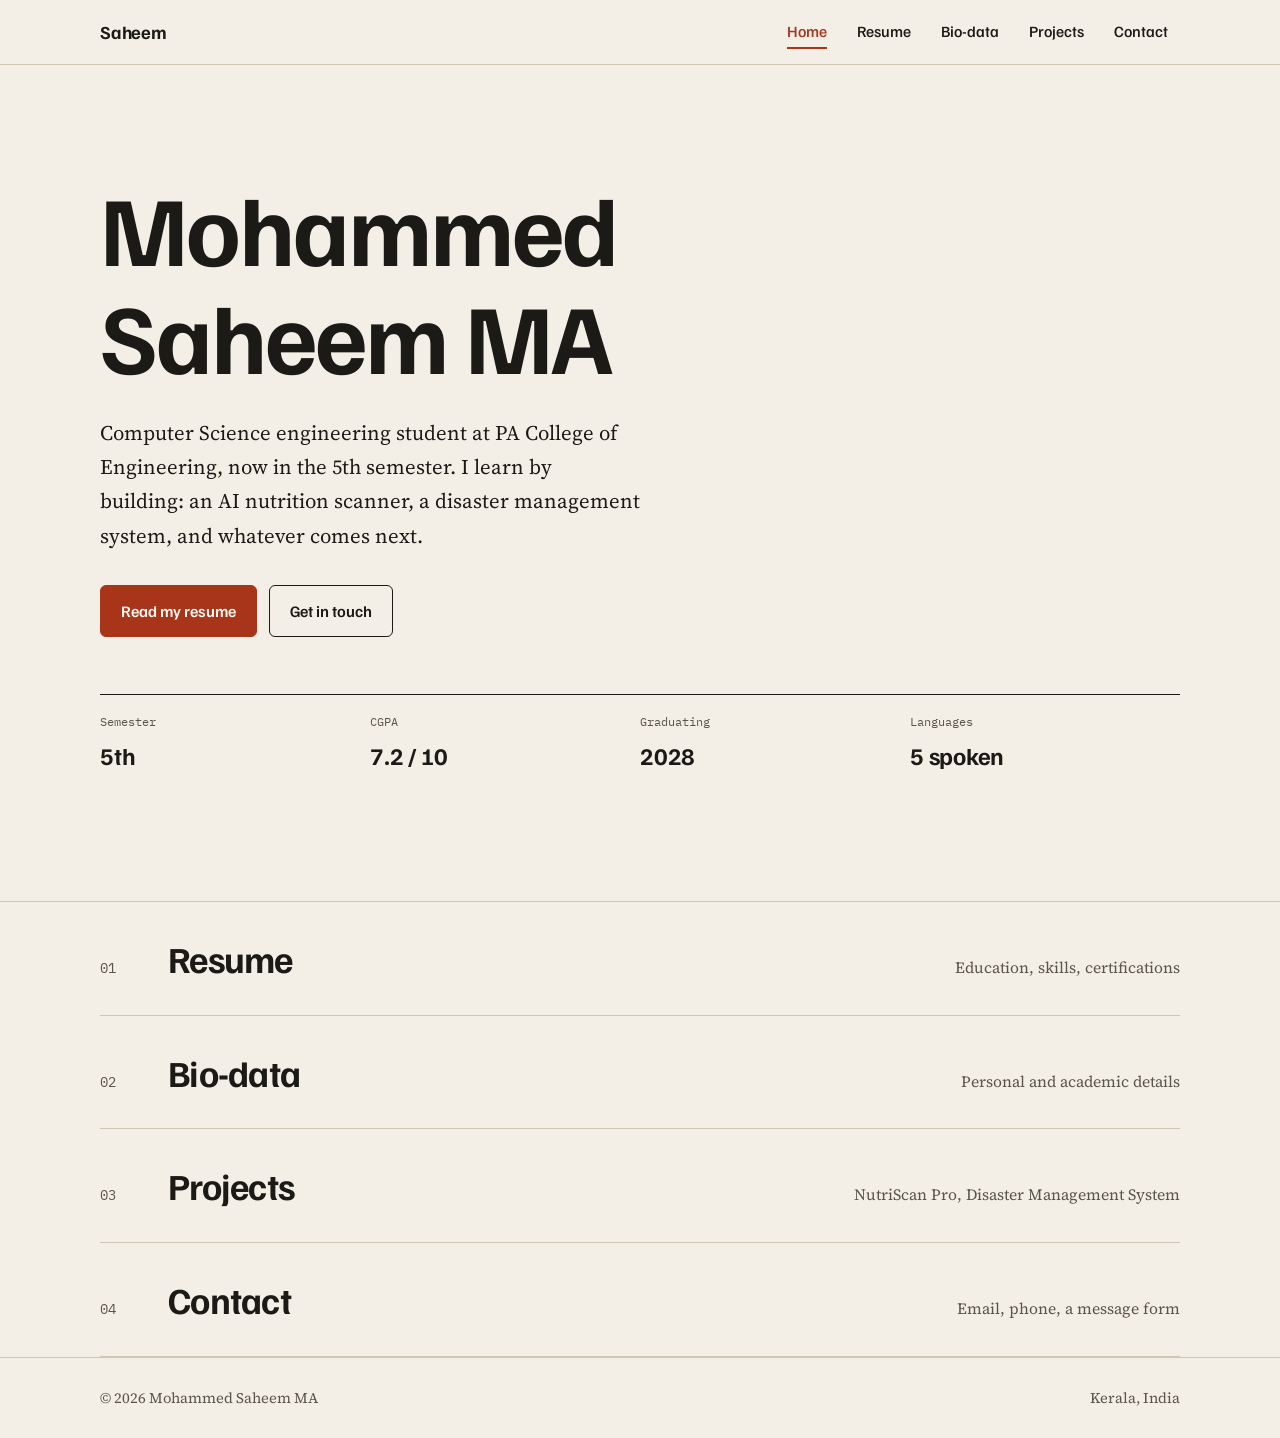
<file: index.html>
<!doctype html>
<html lang="en" class="no-js">
<head>
  <meta charset="utf-8">
  <meta name="viewport" content="width=device-width, initial-scale=1">
  <title>Mohammed Saheem MA — Computer Science student</title>
  <meta name="description" content="Portfolio, resume and bio-data of Mohammed Saheem MA, a Computer Science engineering student at PA College of Engineering, Kerala.">
  <link rel="preconnect" href="https://fonts.googleapis.com">
  <link rel="preconnect" href="https://fonts.gstatic.com" crossorigin>
  <link href="https://fonts.googleapis.com/css2?family=Familjen+Grotesk:wght@500;600;700&family=IBM+Plex+Mono:wght@400;500&family=Source+Serif+4:ital,opsz,wght@0,8..60,400;0,8..60,600;1,8..60,400&display=swap" rel="stylesheet">
  <link rel="stylesheet" href="css/style.css">
</head>
<body>
  <a class="skip" href="#main">Skip to content</a>

  <header class="site-header">
    <div class="wrap">
      <a class="brand" href="index.html">Saheem</a>
      <button class="menu-btn" aria-expanded="false" aria-controls="site-nav">Menu</button>
      <nav class="nav" id="site-nav" aria-label="Main">
        <ul>
          <li><a href="index.html" aria-current="page">Home</a></li>
          <li><a href="resume.html">Resume</a></li>
          <li><a href="biodata.html">Bio-data</a></li>
          <li><a href="projects.html">Projects</a></li>
          <li><a href="contact.html">Contact</a></li>
        </ul>
      </nav>
    </div>
  </header>

  <main id="main">
    <section class="hero">
      <div class="wrap">
        <div>
          <h1 class="enter"><span>Mohammed</span><span>Saheem MA</span></h1>
          <p class="lede enter">Computer Science engineering student at PA College of Engineering, now in the 5th semester. I learn by building: an AI nutrition scanner, a disaster management system, and whatever comes next.</p>
          <div class="actions enter">
            <a class="btn primary" href="resume.html">Read my resume</a>
            <a class="btn" href="contact.html">Get in touch</a>
          </div>
        </div>
        <dl class="facts enter" aria-label="At a glance">
          <div><dt>Semester</dt><dd>5th</dd></div>
          <div><dt>CGPA</dt><dd>7.2 / 10</dd></div>
          <div><dt>Graduating</dt><dd>2028</dd></div>
          <div><dt>Languages</dt><dd>5 spoken</dd></div>
        </dl>
      </div>
    </section>

    <section class="signposts" aria-label="Pages">
      <div class="wrap">
        <ol>
          <li class="reveal"><a href="resume.html"><span class="num">01</span><span class="title">Resume</span><span class="what">Education, skills, certifications</span></a></li>
          <li class="reveal"><a href="biodata.html"><span class="num">02</span><span class="title">Bio-data</span><span class="what">Personal and academic details</span></a></li>
          <li class="reveal"><a href="projects.html"><span class="num">03</span><span class="title">Projects</span><span class="what">NutriScan Pro, Disaster Management System</span></a></li>
          <li class="reveal"><a href="contact.html"><span class="num">04</span><span class="title">Contact</span><span class="what">Email, phone, a message form</span></a></li>
        </ol>
      </div>
    </section>
  </main>

  <footer class="site-footer">
    <div class="wrap">
      <span>© 2026 Mohammed Saheem MA</span>
      <span>Kerala, India</span>
    </div>
  </footer>

  <script src="https://code.jquery.com/jquery-3.7.1.min.js" integrity="sha256-/JqT3SQfawRcv/BIHPThkBvs0OEvtFFmqPF/lYI/Cxo=" crossorigin="anonymous"></script>
  <script src="js/main.js"></script>
</body>
</html>
</file>
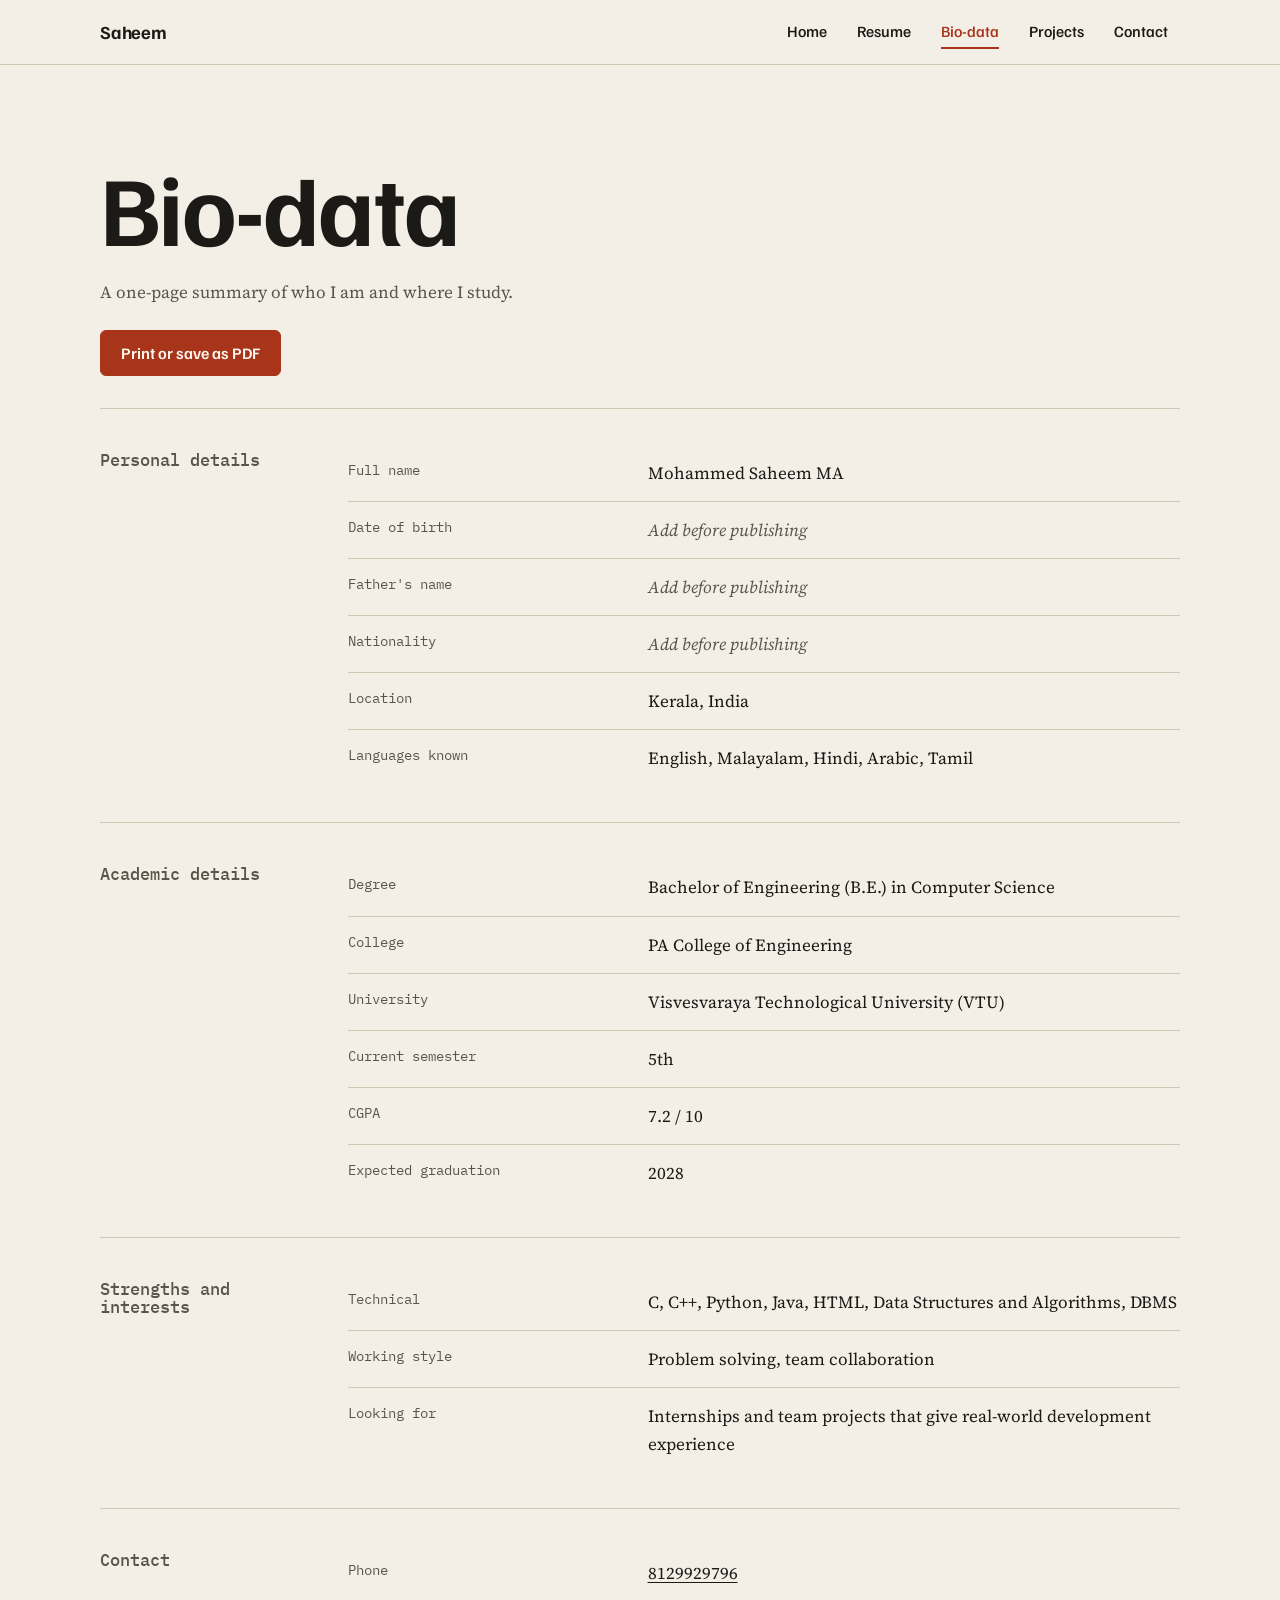
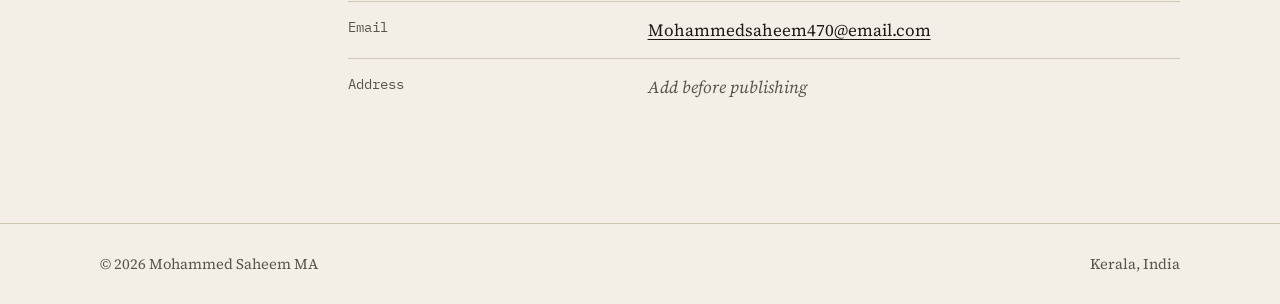
<file: biodata.html>
<!doctype html>
<html lang="en" class="no-js">
<head>
  <meta charset="utf-8">
  <meta name="viewport" content="width=device-width, initial-scale=1">
  <title>Bio-data — Mohammed Saheem MA</title>
  <meta name="description" content="Bio-data of Mohammed Saheem MA: personal, academic and contact details.">
  <link rel="preconnect" href="https://fonts.googleapis.com">
  <link rel="preconnect" href="https://fonts.gstatic.com" crossorigin>
  <link href="https://fonts.googleapis.com/css2?family=Familjen+Grotesk:wght@500;600;700&family=IBM+Plex+Mono:wght@400;500&family=Source+Serif+4:ital,opsz,wght@0,8..60,400;0,8..60,600;1,8..60,400&display=swap" rel="stylesheet">
  <link rel="stylesheet" href="css/style.css">
</head>
<body>
  <a class="skip" href="#main">Skip to content</a>

  <header class="site-header">
    <div class="wrap">
      <a class="brand" href="index.html">Saheem</a>
      <button class="menu-btn" aria-expanded="false" aria-controls="site-nav">Menu</button>
      <nav class="nav" id="site-nav" aria-label="Main">
        <ul>
          <li><a href="index.html">Home</a></li>
          <li><a href="resume.html">Resume</a></li>
          <li><a href="biodata.html" aria-current="page">Bio-data</a></li>
          <li><a href="projects.html">Projects</a></li>
          <li><a href="contact.html">Contact</a></li>
        </ul>
      </nav>
    </div>
  </header>

  <main id="main">
    <div class="wrap">
      <div class="page-head">
        <h1 class="enter">Bio-data</h1>
        <p class="enter">A one-page summary of who I am and where I study.</p>
        <div class="actions enter" style="margin-top:24px">
          <button class="btn primary" type="button" data-print>Print or save as PDF</button>
        </div>
      </div>

      <section class="section reveal" aria-labelledby="personal">
        <h2 id="personal">Personal details</h2>
        <table class="bio">
          <tbody>
            <tr><th scope="row">Full name</th><td>Mohammed Saheem MA</td></tr>
            <tr><th scope="row">Date of birth</th><td class="todo">Add before publishing</td></tr>
            <tr><th scope="row">Father's name</th><td class="todo">Add before publishing</td></tr>
            <tr><th scope="row">Nationality</th><td class="todo">Add before publishing</td></tr>
            <tr><th scope="row">Location</th><td>Kerala, India</td></tr>
            <tr><th scope="row">Languages known</th><td>English, Malayalam, Hindi, Arabic, Tamil</td></tr>
          </tbody>
        </table>
      </section>

      <section class="section reveal" aria-labelledby="academic">
        <h2 id="academic">Academic details</h2>
        <table class="bio">
          <tbody>
            <tr><th scope="row">Degree</th><td>Bachelor of Engineering (B.E.) in Computer Science</td></tr>
            <tr><th scope="row">College</th><td>PA College of Engineering</td></tr>
            <tr><th scope="row">University</th><td>Visvesvaraya Technological University (VTU)</td></tr>
            <tr><th scope="row">Current semester</th><td>5th</td></tr>
            <tr><th scope="row">CGPA</th><td>7.2 / 10</td></tr>
            <tr><th scope="row">Expected graduation</th><td>2028</td></tr>
          </tbody>
        </table>
      </section>

      <section class="section reveal" aria-labelledby="interests">
        <h2 id="interests">Strengths and interests</h2>
        <table class="bio">
          <tbody>
            <tr><th scope="row">Technical</th><td>C, C++, Python, Java, HTML, Data Structures and Algorithms, DBMS</td></tr>
            <tr><th scope="row">Working style</th><td>Problem solving, team collaboration</td></tr>
            <tr><th scope="row">Looking for</th><td>Internships and team projects that give real-world development experience</td></tr>
          </tbody>
        </table>
      </section>

      <section class="section reveal" aria-labelledby="reach" style="margin-bottom:72px">
        <h2 id="reach">Contact</h2>
        <table class="bio">
          <tbody>
            <tr><th scope="row">Phone</th><td><a href="tel:+918129929796">8129929796</a></td></tr>
            <tr><th scope="row">Email</th><td><a href="mailto:Mohammedsaheem470@email.com">Mohammedsaheem470@email.com</a></td></tr>
            <tr><th scope="row">Address</th><td class="todo">Add before publishing</td></tr>
          </tbody>
        </table>
      </section>
    </div>
  </main>

  <footer class="site-footer">
    <div class="wrap">
      <span>© 2026 Mohammed Saheem MA</span>
      <span>Kerala, India</span>
    </div>
  </footer>

  <script src="https://code.jquery.com/jquery-3.7.1.min.js" integrity="sha256-/JqT3SQfawRcv/BIHPThkBvs0OEvtFFmqPF/lYI/Cxo=" crossorigin="anonymous"></script>
  <script src="js/main.js"></script>
</body>
</html>
</file>
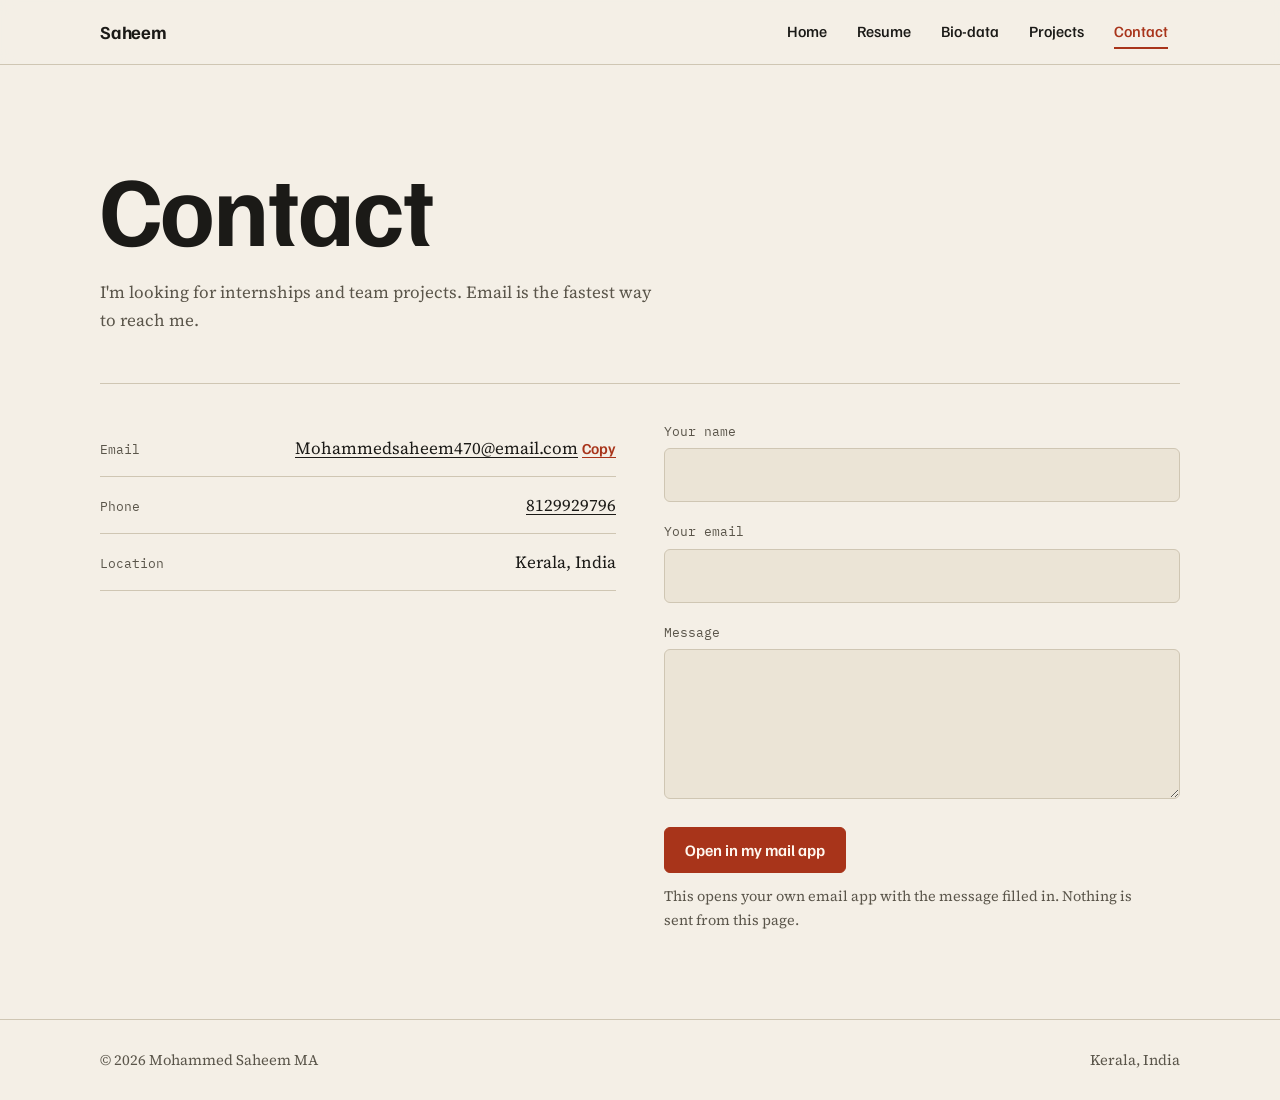
<file: contact.html>
<!doctype html>
<html lang="en" class="no-js">
<head>
  <meta charset="utf-8">
  <meta name="viewport" content="width=device-width, initial-scale=1">
  <title>Contact — Mohammed Saheem MA</title>
  <meta name="description" content="Contact Mohammed Saheem MA by email, phone, or the message form.">
  <link rel="preconnect" href="https://fonts.googleapis.com">
  <link rel="preconnect" href="https://fonts.gstatic.com" crossorigin>
  <link href="https://fonts.googleapis.com/css2?family=Familjen+Grotesk:wght@500;600;700&family=IBM+Plex+Mono:wght@400;500&family=Source+Serif+4:ital,opsz,wght@0,8..60,400;0,8..60,600;1,8..60,400&display=swap" rel="stylesheet">
  <link rel="stylesheet" href="css/style.css">
</head>
<body>
  <a class="skip" href="#main">Skip to content</a>

  <header class="site-header">
    <div class="wrap">
      <a class="brand" href="index.html">Saheem</a>
      <button class="menu-btn" aria-expanded="false" aria-controls="site-nav">Menu</button>
      <nav class="nav" id="site-nav" aria-label="Main">
        <ul>
          <li><a href="index.html">Home</a></li>
          <li><a href="resume.html">Resume</a></li>
          <li><a href="biodata.html">Bio-data</a></li>
          <li><a href="projects.html">Projects</a></li>
          <li><a href="contact.html" aria-current="page">Contact</a></li>
        </ul>
      </nav>
    </div>
  </header>

  <main id="main">
    <div class="wrap">
      <div class="page-head">
        <h1 class="enter">Contact</h1>
        <p class="enter">I'm looking for internships and team projects. Email is the fastest way to reach me.</p>
      </div>

      <div class="contact-grid">
        <ul class="contact-list reveal">
          <li><span class="k">Email</span><span><a href="mailto:Mohammedsaheem470@email.com">Mohammedsaheem470@email.com</a> <button class="copy" type="button" data-copy="Mohammedsaheem470@email.com">Copy</button></span></li>
          <li><span class="k">Phone</span><a href="tel:+918129929796">8129929796</a></li>
          <li><span class="k">Location</span><span>Kerala, India</span></li>
        </ul>

        <form id="contact-form" class="reveal" data-to="Mohammedsaheem470@email.com">
          <label for="c-name">Your name</label>
          <input id="c-name" name="name" type="text" autocomplete="name" required>
          <label for="c-email">Your email</label>
          <input id="c-email" name="email" type="email" autocomplete="email">
          <label for="c-msg">Message</label>
          <textarea id="c-msg" name="message" required></textarea>
          <button class="btn primary" type="submit">Open in my mail app</button>
          <p class="hint">This opens your own email app with the message filled in. Nothing is sent from this page.</p>
        </form>
      </div>
    </div>
  </main>

  <footer class="site-footer">
    <div class="wrap">
      <span>© 2026 Mohammed Saheem MA</span>
      <span>Kerala, India</span>
    </div>
  </footer>

  <script src="https://code.jquery.com/jquery-3.7.1.min.js" integrity="sha256-/JqT3SQfawRcv/BIHPThkBvs0OEvtFFmqPF/lYI/Cxo=" crossorigin="anonymous"></script>
  <script src="js/main.js"></script>
</body>
</html>
</file>
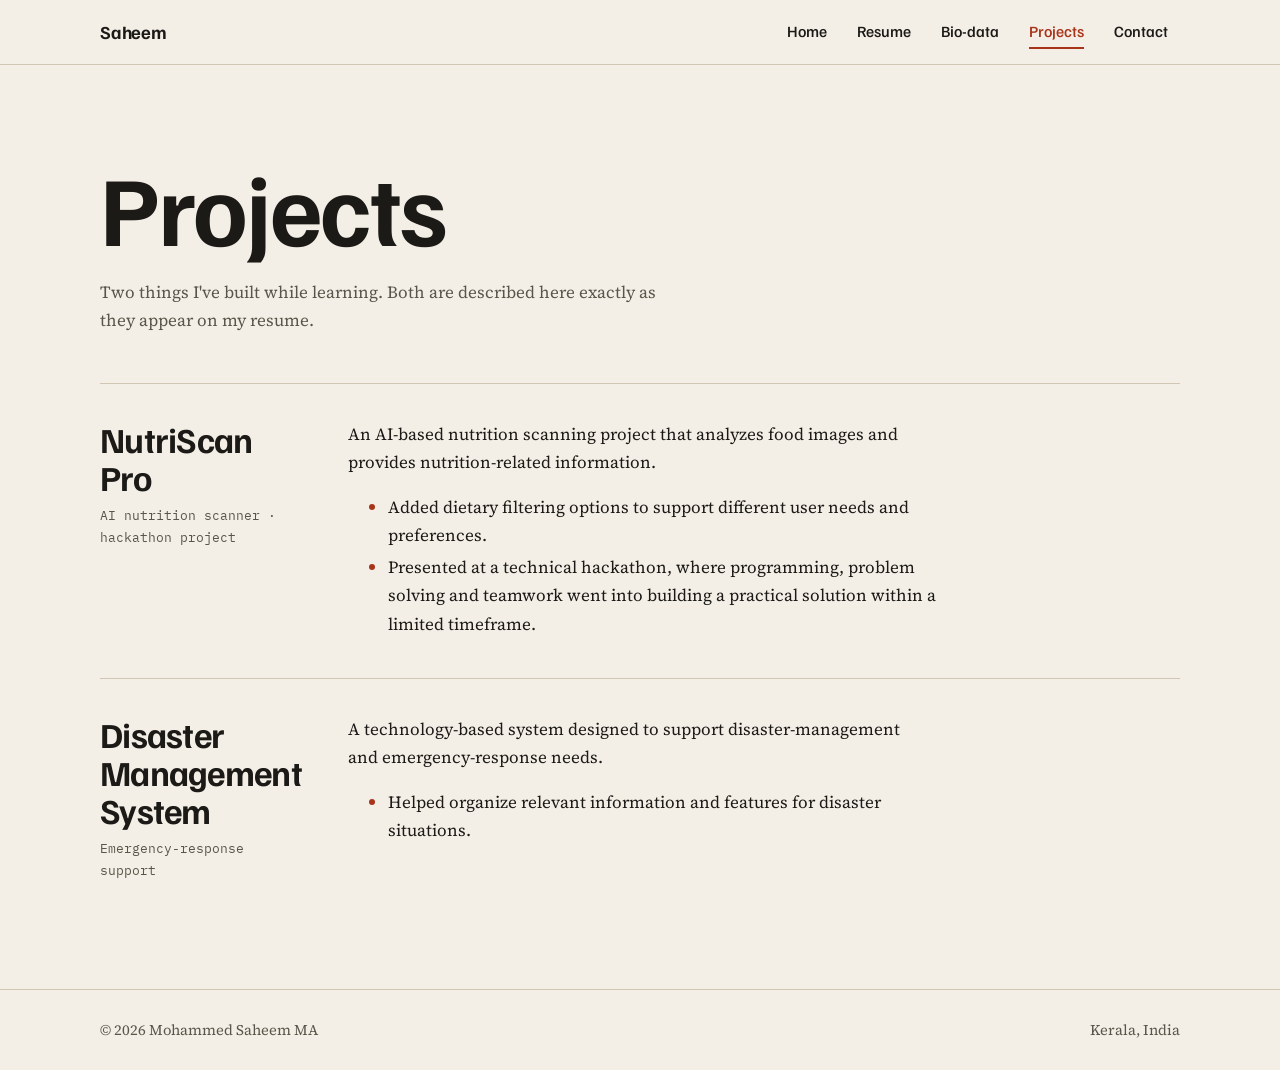
<file: projects.html>
<!doctype html>
<html lang="en" class="no-js">
<head>
  <meta charset="utf-8">
  <meta name="viewport" content="width=device-width, initial-scale=1">
  <title>Projects — Mohammed Saheem MA</title>
  <meta name="description" content="Projects by Mohammed Saheem MA: NutriScan Pro, an AI nutrition scanner, and a Disaster Management System.">
  <link rel="preconnect" href="https://fonts.googleapis.com">
  <link rel="preconnect" href="https://fonts.gstatic.com" crossorigin>
  <link href="https://fonts.googleapis.com/css2?family=Familjen+Grotesk:wght@500;600;700&family=IBM+Plex+Mono:wght@400;500&family=Source+Serif+4:ital,opsz,wght@0,8..60,400;0,8..60,600;1,8..60,400&display=swap" rel="stylesheet">
  <link rel="stylesheet" href="css/style.css">
</head>
<body>
  <a class="skip" href="#main">Skip to content</a>

  <header class="site-header">
    <div class="wrap">
      <a class="brand" href="index.html">Saheem</a>
      <button class="menu-btn" aria-expanded="false" aria-controls="site-nav">Menu</button>
      <nav class="nav" id="site-nav" aria-label="Main">
        <ul>
          <li><a href="index.html">Home</a></li>
          <li><a href="resume.html">Resume</a></li>
          <li><a href="biodata.html">Bio-data</a></li>
          <li><a href="projects.html" aria-current="page">Projects</a></li>
          <li><a href="contact.html">Contact</a></li>
        </ul>
      </nav>
    </div>
  </header>

  <main id="main">
    <div class="wrap">
      <div class="page-head">
        <h1 class="enter">Projects</h1>
        <p class="enter">Two things I've built while learning. Both are described here exactly as they appear on my resume.</p>
      </div>

      <article class="project reveal">
        <div>
          <h2>NutriScan Pro</h2>
          <span class="tag">AI nutrition scanner · hackathon project</span>
        </div>
        <div>
          <p>An AI-based nutrition scanning project that analyzes food images and provides nutrition-related information.</p>
          <ul class="entry">
            <li>Added dietary filtering options to support different user needs and preferences.</li>
            <li>Presented at a technical hackathon, where programming, problem solving and teamwork went into building a practical solution within a limited timeframe.</li>
          </ul>
        </div>
      </article>

      <article class="project reveal" style="margin-bottom:72px">
        <div>
          <h2>Disaster Management System</h2>
          <span class="tag">Emergency-response support</span>
        </div>
        <div>
          <p>A technology-based system designed to support disaster-management and emergency-response needs.</p>
          <ul class="entry">
            <li>Helped organize relevant information and features for disaster situations.</li>
          </ul>
        </div>
      </article>
    </div>
  </main>

  <footer class="site-footer">
    <div class="wrap">
      <span>© 2026 Mohammed Saheem MA</span>
      <span>Kerala, India</span>
    </div>
  </footer>

  <script src="https://code.jquery.com/jquery-3.7.1.min.js" integrity="sha256-/JqT3SQfawRcv/BIHPThkBvs0OEvtFFmqPF/lYI/Cxo=" crossorigin="anonymous"></script>
  <script src="js/main.js"></script>
</body>
</html>
</file>
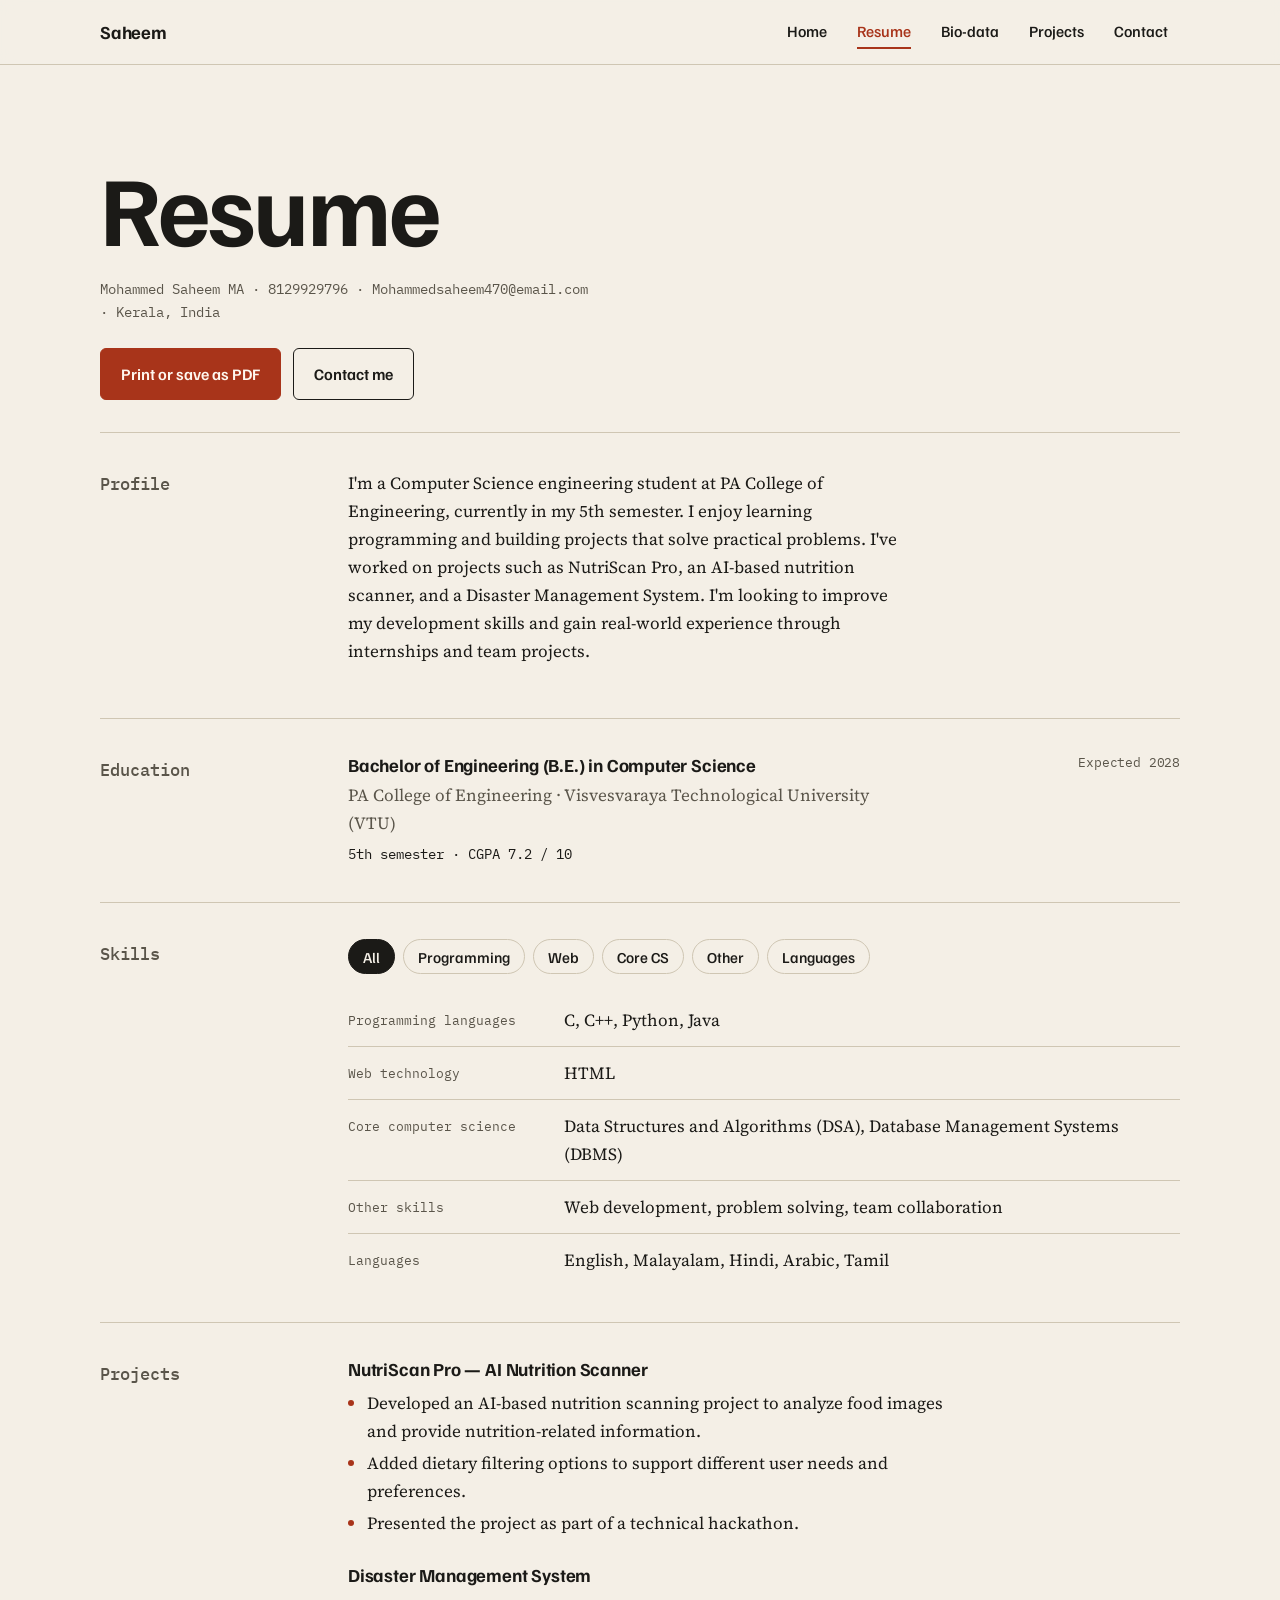
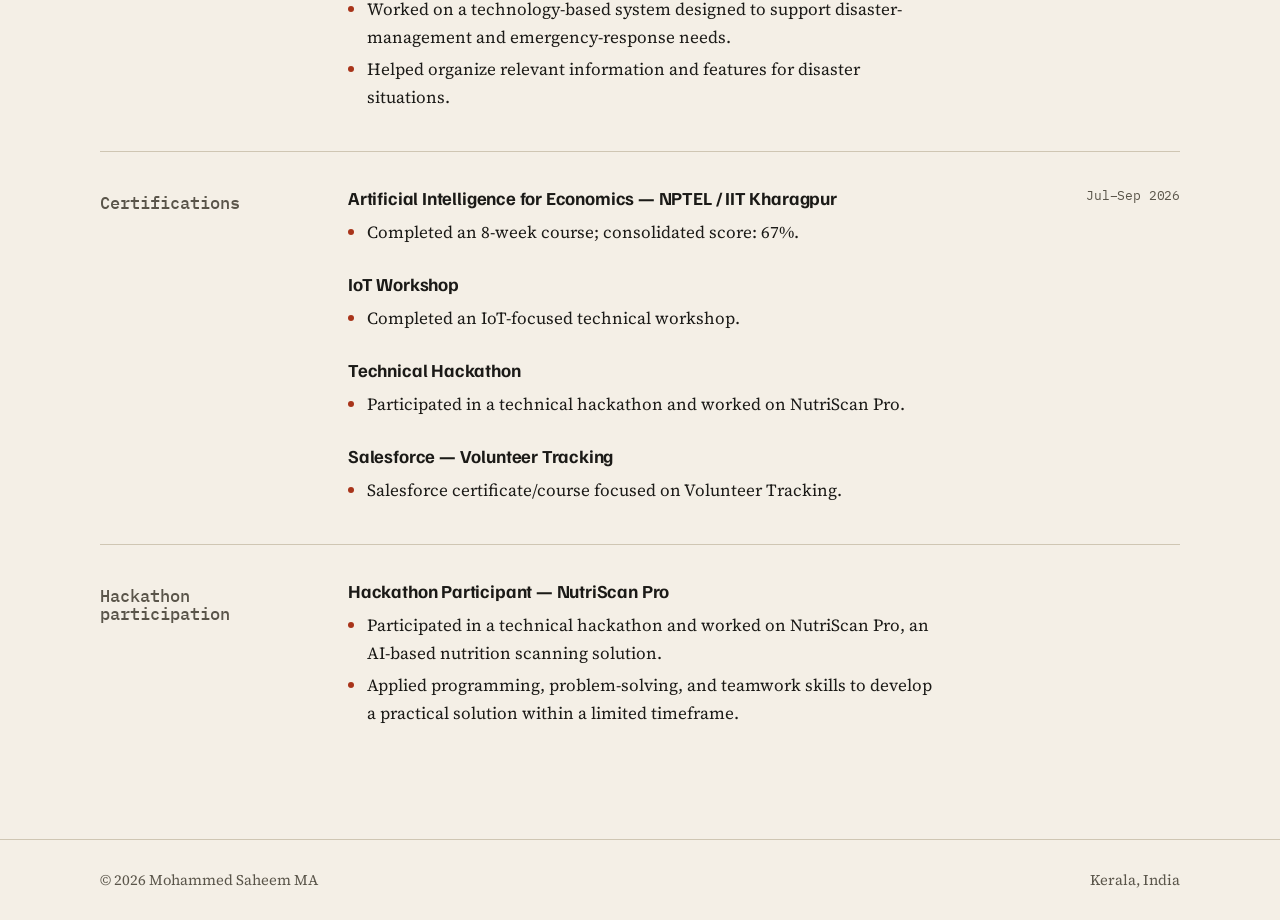
<file: resume.html>
<!doctype html>
<html lang="en" class="no-js">
<head>
  <meta charset="utf-8">
  <meta name="viewport" content="width=device-width, initial-scale=1">
  <title>Resume — Mohammed Saheem MA</title>
  <meta name="description" content="Resume of Mohammed Saheem MA: education, skills, projects, certifications and hackathon participation.">
  <link rel="preconnect" href="https://fonts.googleapis.com">
  <link rel="preconnect" href="https://fonts.gstatic.com" crossorigin>
  <link href="https://fonts.googleapis.com/css2?family=Familjen+Grotesk:wght@500;600;700&family=IBM+Plex+Mono:wght@400;500&family=Source+Serif+4:ital,opsz,wght@0,8..60,400;0,8..60,600;1,8..60,400&display=swap" rel="stylesheet">
  <link rel="stylesheet" href="css/style.css">
</head>
<body>
  <a class="skip" href="#main">Skip to content</a>

  <header class="site-header">
    <div class="wrap">
      <a class="brand" href="index.html">Saheem</a>
      <button class="menu-btn" aria-expanded="false" aria-controls="site-nav">Menu</button>
      <nav class="nav" id="site-nav" aria-label="Main">
        <ul>
          <li><a href="index.html">Home</a></li>
          <li><a href="resume.html" aria-current="page">Resume</a></li>
          <li><a href="biodata.html">Bio-data</a></li>
          <li><a href="projects.html">Projects</a></li>
          <li><a href="contact.html">Contact</a></li>
        </ul>
      </nav>
    </div>
  </header>

  <main id="main">
    <div class="wrap">
      <div class="page-head">
        <h1 class="enter">Resume</h1>
        <p class="enter mono">Mohammed Saheem MA · 8129929796 · Mohammedsaheem470@email.com · Kerala, India</p>
        <div class="actions enter" style="margin-top:24px">
          <button class="btn primary" type="button" data-print>Print or save as PDF</button>
          <a class="btn" href="contact.html">Contact me</a>
        </div>
      </div>

      <section class="section reveal" aria-labelledby="profile">
        <h2 id="profile">Profile</h2>
        <div>
          <p>I'm a Computer Science engineering student at PA College of Engineering, currently in my 5th semester. I enjoy learning programming and building projects that solve practical problems. I've worked on projects such as NutriScan Pro, an AI-based nutrition scanner, and a Disaster Management System. I'm looking to improve my development skills and gain real-world experience through internships and team projects.</p>
        </div>
      </section>

      <section class="section reveal" aria-labelledby="education">
        <h2 id="education">Education</h2>
        <div class="entry">
          <h3>Bachelor of Engineering (B.E.) in Computer Science <span class="meta">Expected 2028</span></h3>
          <p class="muted" style="margin:6px 0 0">PA College of Engineering · Visvesvaraya Technological University (VTU)</p>
          <p class="mono" style="margin:6px 0 0">5th semester · CGPA 7.2 / 10</p>
        </div>
      </section>

      <section class="section reveal" aria-labelledby="skills">
        <h2 id="skills">Skills</h2>
        <div>
          <div class="skill-tools" role="group" aria-label="Filter skills">
            <button class="chip" type="button" data-group="all" aria-pressed="true">All</button>
            <button class="chip" type="button" data-group="prog" aria-pressed="false">Programming</button>
            <button class="chip" type="button" data-group="web" aria-pressed="false">Web</button>
            <button class="chip" type="button" data-group="cs" aria-pressed="false">Core CS</button>
            <button class="chip" type="button" data-group="other" aria-pressed="false">Other</button>
            <button class="chip" type="button" data-group="lang" aria-pressed="false">Languages</button>
          </div>
          <ul class="skill-list">
            <li data-group="prog"><span class="k">Programming languages</span><span>C, C++, Python, Java</span></li>
            <li data-group="web"><span class="k">Web technology</span><span>HTML</span></li>
            <li data-group="cs"><span class="k">Core computer science</span><span>Data Structures and Algorithms (DSA), Database Management Systems (DBMS)</span></li>
            <li data-group="other"><span class="k">Other skills</span><span>Web development, problem solving, team collaboration</span></li>
            <li data-group="lang"><span class="k">Languages</span><span>English, Malayalam, Hindi, Arabic, Tamil</span></li>
          </ul>
        </div>
      </section>

      <section class="section reveal" aria-labelledby="projects">
        <h2 id="projects">Projects</h2>
        <div>
          <div class="entry">
            <h3>NutriScan Pro — AI Nutrition Scanner</h3>
            <ul>
              <li>Developed an AI-based nutrition scanning project to analyze food images and provide nutrition-related information.</li>
              <li>Added dietary filtering options to support different user needs and preferences.</li>
              <li>Presented the project as part of a technical hackathon.</li>
            </ul>
          </div>
          <div class="entry">
            <h3>Disaster Management System</h3>
            <ul>
              <li>Worked on a technology-based system designed to support disaster-management and emergency-response needs.</li>
              <li>Helped organize relevant information and features for disaster situations.</li>
            </ul>
          </div>
        </div>
      </section>

      <section class="section reveal" aria-labelledby="certs">
        <h2 id="certs">Certifications</h2>
        <div>
          <div class="entry">
            <h3>Artificial Intelligence for Economics — NPTEL / IIT Kharagpur <span class="meta">Jul–Sep 2026</span></h3>
            <ul><li>Completed an 8-week course; consolidated score: 67%.</li></ul>
          </div>
          <div class="entry">
            <h3>IoT Workshop</h3>
            <ul><li>Completed an IoT-focused technical workshop.</li></ul>
          </div>
          <div class="entry">
            <h3>Technical Hackathon</h3>
            <ul><li>Participated in a technical hackathon and worked on NutriScan Pro.</li></ul>
          </div>
          <div class="entry">
            <h3>Salesforce — Volunteer Tracking</h3>
            <ul><li>Salesforce certificate/course focused on Volunteer Tracking.</li></ul>
          </div>
        </div>
      </section>

      <section class="section reveal" aria-labelledby="hack" style="margin-bottom:72px">
        <h2 id="hack">Hackathon participation</h2>
        <div class="entry">
          <h3>Hackathon Participant — NutriScan Pro</h3>
          <ul>
            <li>Participated in a technical hackathon and worked on NutriScan Pro, an AI-based nutrition scanning solution.</li>
            <li>Applied programming, problem-solving, and teamwork skills to develop a practical solution within a limited timeframe.</li>
          </ul>
        </div>
      </section>
    </div>
  </main>

  <footer class="site-footer">
    <div class="wrap">
      <span>© 2026 Mohammed Saheem MA</span>
      <span>Kerala, India</span>
    </div>
  </footer>

  <script src="https://code.jquery.com/jquery-3.7.1.min.js" integrity="sha256-/JqT3SQfawRcv/BIHPThkBvs0OEvtFFmqPF/lYI/Cxo=" crossorigin="anonymous"></script>
  <script src="js/main.js"></script>
</body>
</html>
</file>
<file: css/style.css>
/* Design record
   Direction: field-notebook ledger. Warm paper, ink text, one vermilion accent.
   Type: Familjen Grotesk (display), Source Serif 4 (body), IBM Plex Mono (facts).
   Rules applied from impeccable / taste-skill / hallmark / emilkowalski:
   - no eyebrow-above-every-heading, no gradient text, no nested cards, no icon tiles
   - one accent, equal left/right edges, one idea per screen on the home page
   - motion: ease-out enters, <=450ms, transform+opacity only, :active press, reduced-motion off
   - Floor: contrast >= 4.5:1, visible focus, phone layout, no invented facts
*/

:root {
  --paper: #f4efe6;
  --paper-2: #ebe4d6;
  --ink: #1b1a17;
  --muted: #5a554a;
  --rule: #cfc6b3;
  --accent: #a8341a;
  --accent-ink: #fff8f0;
  --ease-out: cubic-bezier(0.23, 1, 0.32, 1);
  --display: "Familjen Grotesk", "Helvetica Neue", Arial, sans-serif;
  --body: "Source Serif 4", Georgia, "Times New Roman", serif;
  --mono: "IBM Plex Mono", ui-monospace, "SFMono-Regular", Menlo, monospace;
  --edge: clamp(20px, 5vw, 72px);
  --max: 1080px;
}

@media (prefers-color-scheme: dark) {
  :root {
    --paper: #14130f;
    --paper-2: #1d1b16;
    --ink: #eee7d9;
    --muted: #b3ab97;
    --rule: #3a362c;
    --accent: #f08a67;
    --accent-ink: #1b0d07;
  }
}

*, *::before, *::after { box-sizing: border-box; }
html { scroll-behavior: smooth; -webkit-text-size-adjust: 100%; }
body {
  margin: 0;
  background: var(--paper);
  color: var(--ink);
  font-family: var(--body);
  font-size: 1.0625rem;
  line-height: 1.65;
  min-height: 100vh;
  display: flex;
  flex-direction: column;
}
main { flex: 1; }
img, svg { max-width: 100%; display: block; }
a { color: inherit; text-decoration-thickness: 1px; text-underline-offset: 3px; }
a:hover { color: var(--accent); }
:focus-visible { outline: 2px solid var(--accent); outline-offset: 3px; border-radius: 2px; }
::selection { background: var(--accent); color: var(--accent-ink); }

.wrap { width: 100%; max-width: calc(var(--max) + var(--edge) * 2); margin: 0 auto; padding: 0 var(--edge); }

.skip {
  position: absolute; left: -999px; top: 8px;
  background: var(--ink); color: var(--paper); padding: 8px 14px; z-index: 50;
}
.skip:focus { left: 8px; }

/* ---------- header ---------- */
.site-header {
  position: sticky; top: 0; z-index: 20;
  background: color-mix(in srgb, var(--paper) 92%, transparent);
  backdrop-filter: blur(8px);
  border-bottom: 1px solid var(--rule);
}
.site-header .wrap { display: flex; align-items: center; justify-content: space-between; height: 64px; }
.brand {
  font-family: var(--display); font-weight: 700; font-size: 1.15rem;
  text-decoration: none; letter-spacing: -0.01em;
}
.brand:hover { color: var(--ink); }
.nav ul { list-style: none; display: flex; gap: 6px; margin: 0; padding: 0; }
.nav a {
  display: block; padding: 8px 12px; text-decoration: none;
  font-family: var(--display); font-size: 0.98rem; font-weight: 500;
  border-radius: 6px; position: relative;
  transition: color 160ms var(--ease-out);
}
.nav a::after {
  content: ""; position: absolute; left: 12px; right: 12px; bottom: 4px; height: 2px;
  background: var(--accent); transform: scaleX(0); transform-origin: left;
  transition: transform 220ms var(--ease-out);
}
.nav a:hover::after, .nav a[aria-current="page"]::after { transform: scaleX(1); }
.nav a[aria-current="page"] { color: var(--accent); }
.menu-btn {
  display: none; background: none; border: 1px solid var(--rule); color: var(--ink);
  font-family: var(--display); font-size: 0.95rem; padding: 8px 14px; border-radius: 6px; cursor: pointer;
  transition: transform 140ms var(--ease-out);
}
.menu-btn:active { transform: scale(0.97); }

@media (max-width: 720px) {
  .menu-btn { display: inline-block; }
  .nav {
    position: absolute; left: 0; right: 0; top: 64px;
    background: var(--paper); border-bottom: 1px solid var(--rule);
    padding: 8px var(--edge) 16px;
    display: none;
  }
  .nav.open { display: block; animation: drop 220ms var(--ease-out); }
  .nav ul { flex-direction: column; gap: 0; }
  .nav a { padding: 14px 0; border-bottom: 1px solid var(--rule); }
  .nav a::after { display: none; }
}
@keyframes drop { from { opacity: 0; transform: translateY(-6px); } to { opacity: 1; transform: none; } }

/* ---------- type ---------- */
h1, h2, h3 { font-family: var(--display); line-height: 1.08; margin: 0; letter-spacing: -0.02em; font-weight: 700; }
h1 { font-size: clamp(2.6rem, 9vw, 6.2rem); }
h2 { font-size: clamp(1.6rem, 3.4vw, 2.2rem); }
h3 { font-size: 1.15rem; letter-spacing: -0.01em; }
p { margin: 0 0 1em; max-width: 62ch; }
.mono { font-family: var(--mono); font-size: 0.86rem; }
.muted { color: var(--muted); }

/* ---------- buttons ---------- */
.btn {
  display: inline-flex; align-items: center; gap: 8px;
  font-family: var(--display); font-weight: 600; font-size: 1rem;
  padding: 12px 20px; border-radius: 6px; text-decoration: none; cursor: pointer;
  border: 1.5px solid var(--ink); background: transparent; color: var(--ink);
  transition: transform 140ms var(--ease-out), background-color 160ms var(--ease-out), color 160ms var(--ease-out);
}
.btn:active { transform: scale(0.97); }
.btn.primary { background: var(--accent); border-color: var(--accent); color: var(--accent-ink); }
.btn.primary:hover { background: var(--ink); border-color: var(--ink); color: var(--paper); }
.btn:not(.primary):hover { background: var(--ink); color: var(--paper); }
.actions { display: flex; flex-wrap: wrap; gap: 12px; }

/* ---------- home ---------- */
.hero { min-height: calc(100vh - 64px); display: flex; align-items: center; padding: 56px 0; }
.hero .wrap { display: grid; grid-template-columns: 1fr; gap: 40px; }
.hero h1 span { display: block; }
.hero .lede { font-size: clamp(1.1rem, 2vw, 1.3rem); margin-top: 28px; max-width: 54ch; }
.hero .actions { margin-top: 32px; }
.facts {
  display: grid; grid-template-columns: repeat(4, 1fr);
  border-top: 1.5px solid var(--ink);
}
.facts div { padding: 16px 16px 0 0; }
.facts dt { font-family: var(--mono); font-size: 0.78rem; color: var(--muted); }
.facts dd { margin: 4px 0 0; font-family: var(--display); font-weight: 700; font-size: 1.5rem; letter-spacing: -0.01em; }
@media (max-width: 720px) { .facts { grid-template-columns: repeat(2, 1fr); row-gap: 16px; } }

.enter { opacity: 0; transform: translateY(10px); animation: enter 480ms var(--ease-out) forwards; }
.enter:nth-child(2) { animation-delay: 70ms; }
.enter:nth-child(3) { animation-delay: 140ms; }
.enter:nth-child(4) { animation-delay: 210ms; }
@keyframes enter { to { opacity: 1; transform: none; } }

.reveal { opacity: 0; transform: translateY(12px); transition: opacity 420ms var(--ease-out), transform 420ms var(--ease-out); }
.reveal.in { opacity: 1; transform: none; }
.no-js .reveal, .no-js .enter { opacity: 1; transform: none; animation: none; }

.signposts { border-top: 1px solid var(--rule); }
.signposts ol { list-style: none; margin: 0; padding: 0; }
.signposts li a {
  display: grid; grid-template-columns: 56px 1fr auto; align-items: baseline; gap: 12px;
  padding: 26px 0; border-bottom: 1px solid var(--rule); text-decoration: none;
  transition: padding-left 220ms var(--ease-out), color 160ms var(--ease-out);
}
.signposts li a:hover { padding-left: 12px; color: var(--accent); }
.signposts .num { font-family: var(--mono); font-size: 0.86rem; color: var(--muted); }
.signposts .title { font-family: var(--display); font-weight: 700; font-size: clamp(1.5rem, 3.4vw, 2.3rem); letter-spacing: -0.02em; }
.signposts .what { color: var(--muted); font-size: 0.98rem; text-align: right; }
@media (max-width: 720px) {
  .signposts li a { grid-template-columns: 36px 1fr; }
  .signposts .what { grid-column: 2; text-align: left; }
}

/* ---------- inner pages ---------- */
.page-head { padding: clamp(40px, 8vw, 88px) 0 32px; }
.page-head p { margin-top: 18px; color: var(--muted); }
.section { padding: 36px 0; border-top: 1px solid var(--rule); display: grid; grid-template-columns: 200px 1fr; gap: 24px 48px; }
.section > h2 { font-size: 1.05rem; font-family: var(--mono); font-weight: 500; letter-spacing: 0; color: var(--muted); padding-top: 6px; }
@media (max-width: 720px) { .section { grid-template-columns: 1fr; } }

.entry { margin-bottom: 28px; }
.entry:last-child { margin-bottom: 0; }
.entry h3 { display: flex; flex-wrap: wrap; justify-content: space-between; gap: 4px 16px; }
.entry .meta { font-family: var(--mono); font-size: 0.84rem; color: var(--muted); font-weight: 400; }
.entry ul { margin: 10px 0 0; padding-left: 1.1em; }
.entry li { margin-bottom: 4px; max-width: 64ch; }
.entry li::marker { color: var(--accent); }

.skill-tools { display: flex; flex-wrap: wrap; gap: 8px; margin-bottom: 20px; }
.chip {
  font-family: var(--display); font-size: 0.95rem; font-weight: 500;
  padding: 7px 14px; border: 1px solid var(--rule); border-radius: 999px;
  background: transparent; color: var(--ink); cursor: pointer;
  transition: transform 140ms var(--ease-out), background-color 160ms var(--ease-out), color 160ms var(--ease-out);
}
.chip:active { transform: scale(0.97); }
.chip:hover { border-color: var(--ink); }
.chip[aria-pressed="true"] { background: var(--ink); color: var(--paper); border-color: var(--ink); }
.skill-list { list-style: none; margin: 0; padding: 0; }
.skill-list li { display: grid; grid-template-columns: 200px 1fr; gap: 16px; padding: 12px 0; border-bottom: 1px solid var(--rule); transition: opacity 200ms var(--ease-out); }
.skill-list li:last-child { border-bottom: 0; }
.skill-list li[hidden] { display: none; }
.skill-list .k { font-family: var(--mono); font-size: 0.84rem; color: var(--muted); padding-top: 3px; }
@media (max-width: 720px) { .skill-list li { grid-template-columns: 1fr; gap: 2px; } }

/* ---------- bio-data ---------- */
.bio { width: 100%; border-collapse: collapse; }
.bio th, .bio td { text-align: left; padding: 14px 0; border-bottom: 1px solid var(--rule); vertical-align: top; }
.bio th { width: 36%; font-family: var(--mono); font-weight: 400; font-size: 0.86rem; color: var(--muted); padding-right: 16px; }
.bio tr:last-child th, .bio tr:last-child td { border-bottom: 0; }
.bio .todo { color: var(--muted); font-style: italic; }
@media (max-width: 520px) {
  .bio th, .bio td { display: block; width: 100%; }
  .bio th { padding-bottom: 0; border-bottom: 0; }
}

/* ---------- projects ---------- */
.project { padding: 36px 0; border-top: 1px solid var(--rule); display: grid; grid-template-columns: 200px 1fr; gap: 24px 48px; }
.project h2 { font-size: clamp(1.6rem, 3.4vw, 2.2rem); }
.project .tag { font-family: var(--mono); font-size: 0.84rem; color: var(--muted); margin-top: 8px; display: block; }
@media (max-width: 720px) { .project { grid-template-columns: 1fr; } }

/* ---------- contact ---------- */
.contact-grid { display: grid; grid-template-columns: 1fr 1fr; gap: 48px; padding-bottom: 72px; border-top: 1px solid var(--rule); padding-top: 36px; }
@media (max-width: 800px) { .contact-grid { grid-template-columns: 1fr; gap: 36px; } }
.contact-list { list-style: none; margin: 0; padding: 0; }
.contact-list li { padding: 14px 0; border-bottom: 1px solid var(--rule); display: flex; flex-wrap: wrap; justify-content: space-between; gap: 6px 16px; align-items: baseline; }
.contact-list .k { font-family: var(--mono); font-size: 0.84rem; color: var(--muted); }
.copy { background: none; border: 0; color: var(--accent); font-family: var(--display); font-weight: 600; font-size: 0.95rem; cursor: pointer; padding: 4px 0; text-decoration: underline; text-underline-offset: 3px; }
.copy:active { transform: scale(0.97); }
form label { display: block; font-family: var(--mono); font-size: 0.84rem; color: var(--muted); margin: 18px 0 6px; }
form label:first-child { margin-top: 0; }
form input, form textarea {
  width: 100%; font: inherit; color: var(--ink); background: var(--paper-2);
  border: 1px solid var(--rule); border-radius: 6px; padding: 12px 14px;
  transition: border-color 160ms var(--ease-out);
}
form input:hover, form textarea:hover { border-color: var(--muted); }
form input:focus-visible, form textarea:focus-visible { outline: 2px solid var(--accent); outline-offset: 1px; border-color: var(--accent); }
form textarea { min-height: 150px; resize: vertical; }
form .hint { font-size: 0.9rem; color: var(--muted); margin-top: 12px; }
form .btn { margin-top: 20px; }

/* ---------- footer ---------- */
.site-footer { border-top: 1px solid var(--rule); padding: 28px 0; font-size: 0.92rem; color: var(--muted); }
.site-footer .wrap { display: flex; flex-wrap: wrap; justify-content: space-between; gap: 8px 24px; }

/* ---------- print (resume to PDF) ---------- */
@media print {
  :root { --paper: #fff; --ink: #000; --muted: #333; --rule: #bbb; --accent: #000; }
  body { font-size: 10.5pt; background: #fff; }
  .site-header, .site-footer, .skip, .skill-tools, .actions, .no-print { display: none !important; }
  .reveal, .enter { opacity: 1 !important; transform: none !important; animation: none !important; }
  .page-head { padding: 0 0 12px; }
  .section { padding: 14px 0; break-inside: avoid; }
  .skill-list li[hidden] { display: grid !important; }
}

@media (prefers-reduced-motion: reduce) {
  html { scroll-behavior: auto; }
  *, *::before, *::after { animation-duration: 0.01ms !important; animation-delay: 0ms !important; transition-duration: 0.01ms !important; }
  .enter, .reveal { opacity: 1; transform: none; }
}
</file>
